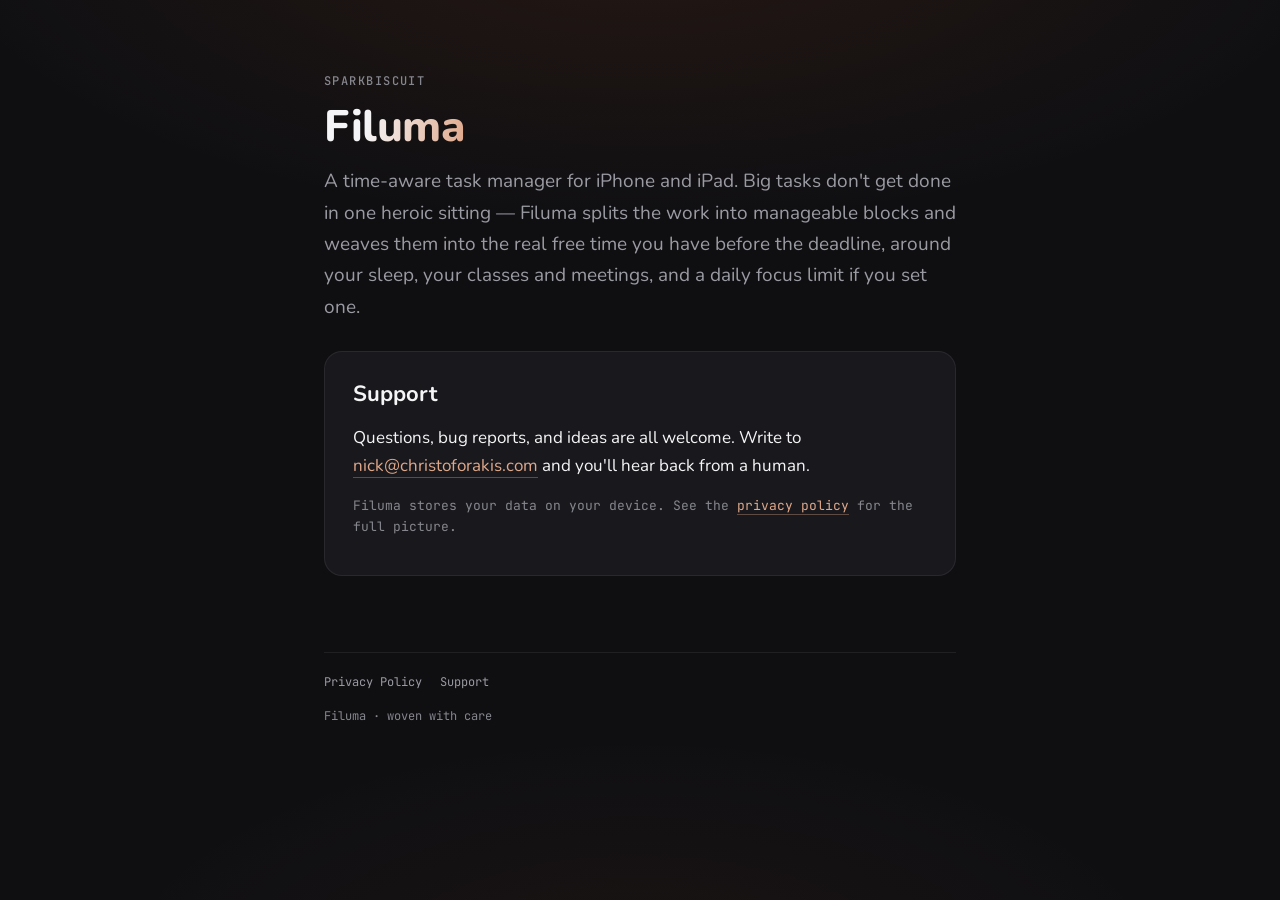
<file: index.html>
<!DOCTYPE html>
<html lang="en">
<head>
  <meta charset="utf-8">
  <meta name="viewport" content="width=device-width, initial-scale=1">
  <title>Filuma — a time-aware task manager</title>
  <meta name="description" content="Filuma splits big tasks into manageable blocks and weaves them into the real free time you have before the deadline.">
  <link rel="preconnect" href="https://fonts.googleapis.com">
  <link rel="preconnect" href="https://fonts.gstatic.com" crossorigin>
  <link href="https://fonts.googleapis.com/css2?family=Nunito:wght@400;600;700;800&family=JetBrains+Mono:wght@400;500&display=swap" rel="stylesheet">
  <link rel="stylesheet" href="/styles.css">
</head>
<body>
  <main>
    <p class="kicker">Sparkbiscuit</p>
    <h1 class="hearth-title">Filuma</h1>
    <p class="tagline">
      A time-aware task manager for iPhone and iPad. Big tasks don't get done in
      one heroic sitting — Filuma splits the work into manageable blocks and
      weaves them into the real free time you have before the deadline, around
      your sleep, your classes and meetings, and a daily focus limit if you set one.
    </p>

    <div class="card">
      <h2>Support</h2>
      <p>
        Questions, bug reports, and ideas are all welcome. Write to
        <a href="mailto:nick@christoforakis.com">nick@christoforakis.com</a>
        and you'll hear back from a human.
      </p>
      <p class="meta">Filuma stores your data on your device. See the
        <a href="/privacy/">privacy policy</a> for the full picture.</p>
    </div>
  </main>

  <footer>
    <div class="rule"></div>
    <nav>
      <a href="/privacy/">Privacy Policy</a>
      <a href="mailto:nick@christoforakis.com">Support</a>
    </nav>
    <p style="margin-top: 14px;">Filuma · woven with care</p>
  </footer>
</body>
</html>
</file>
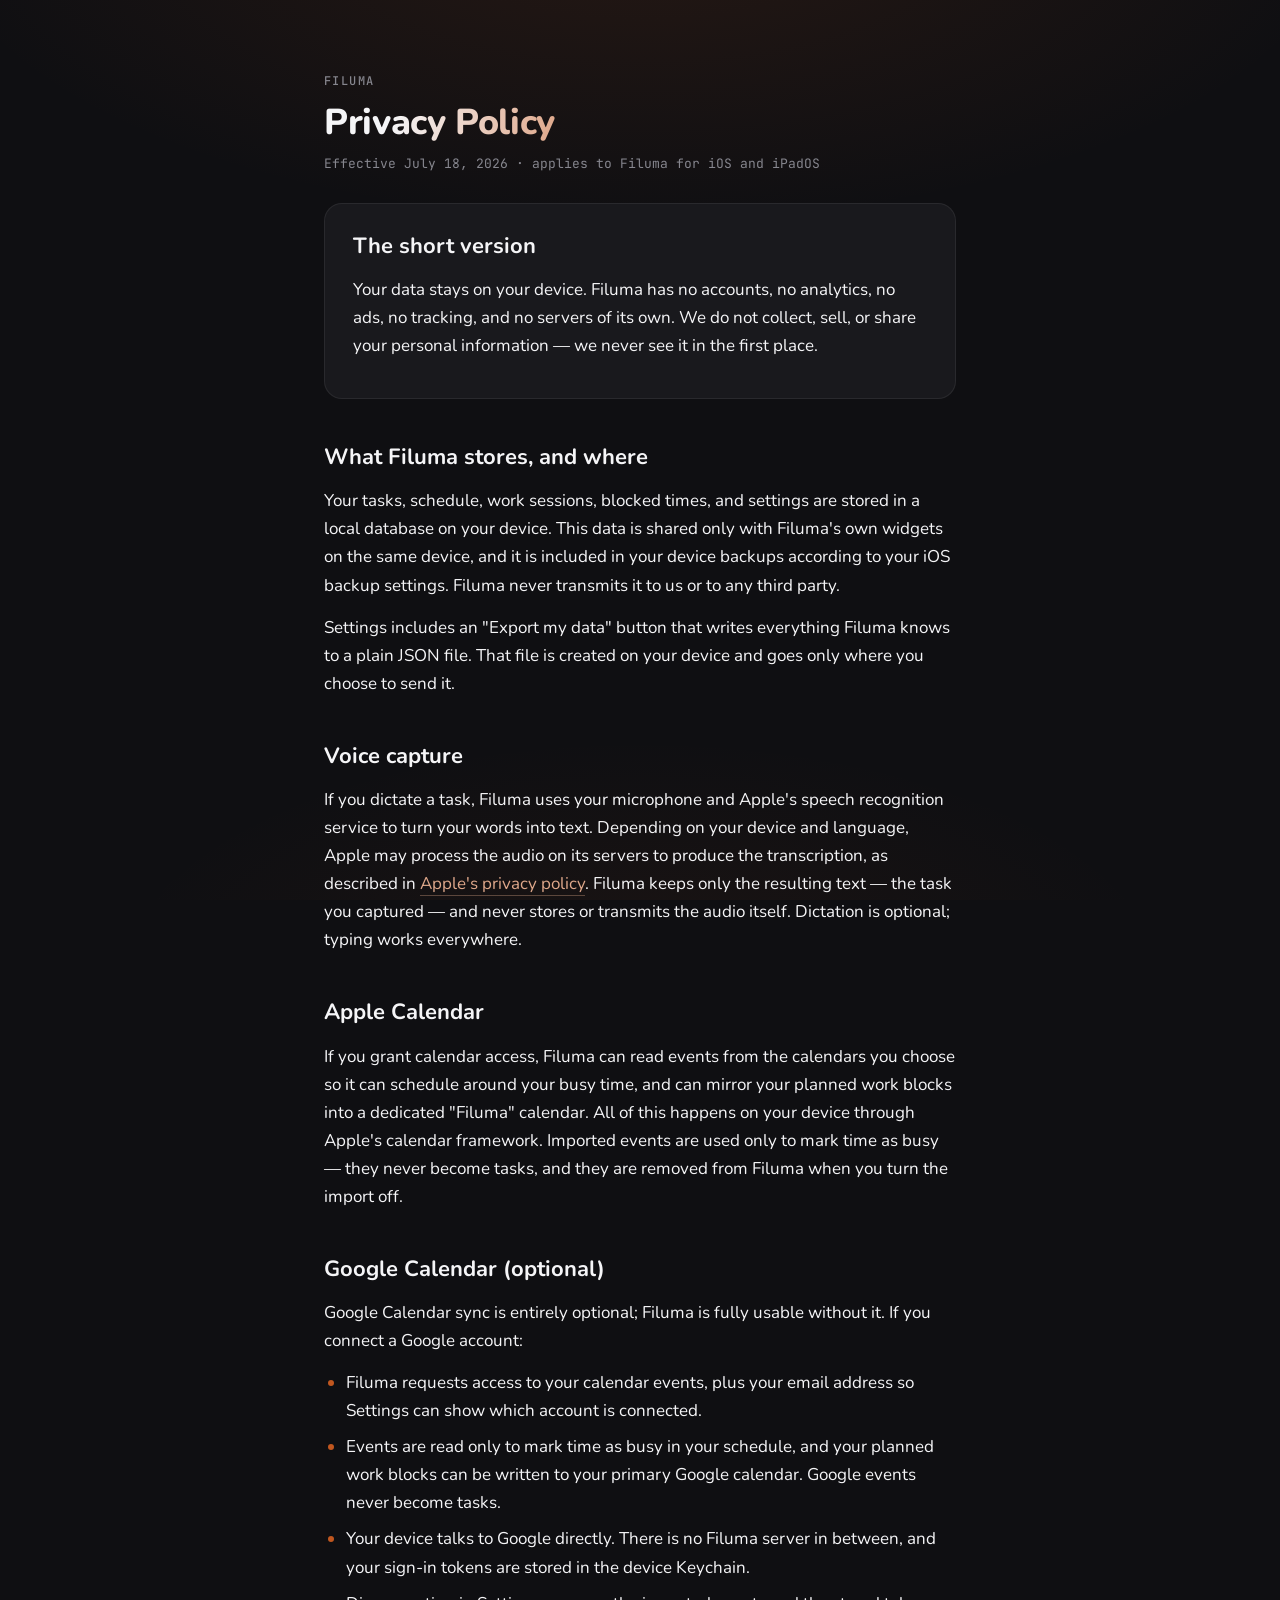
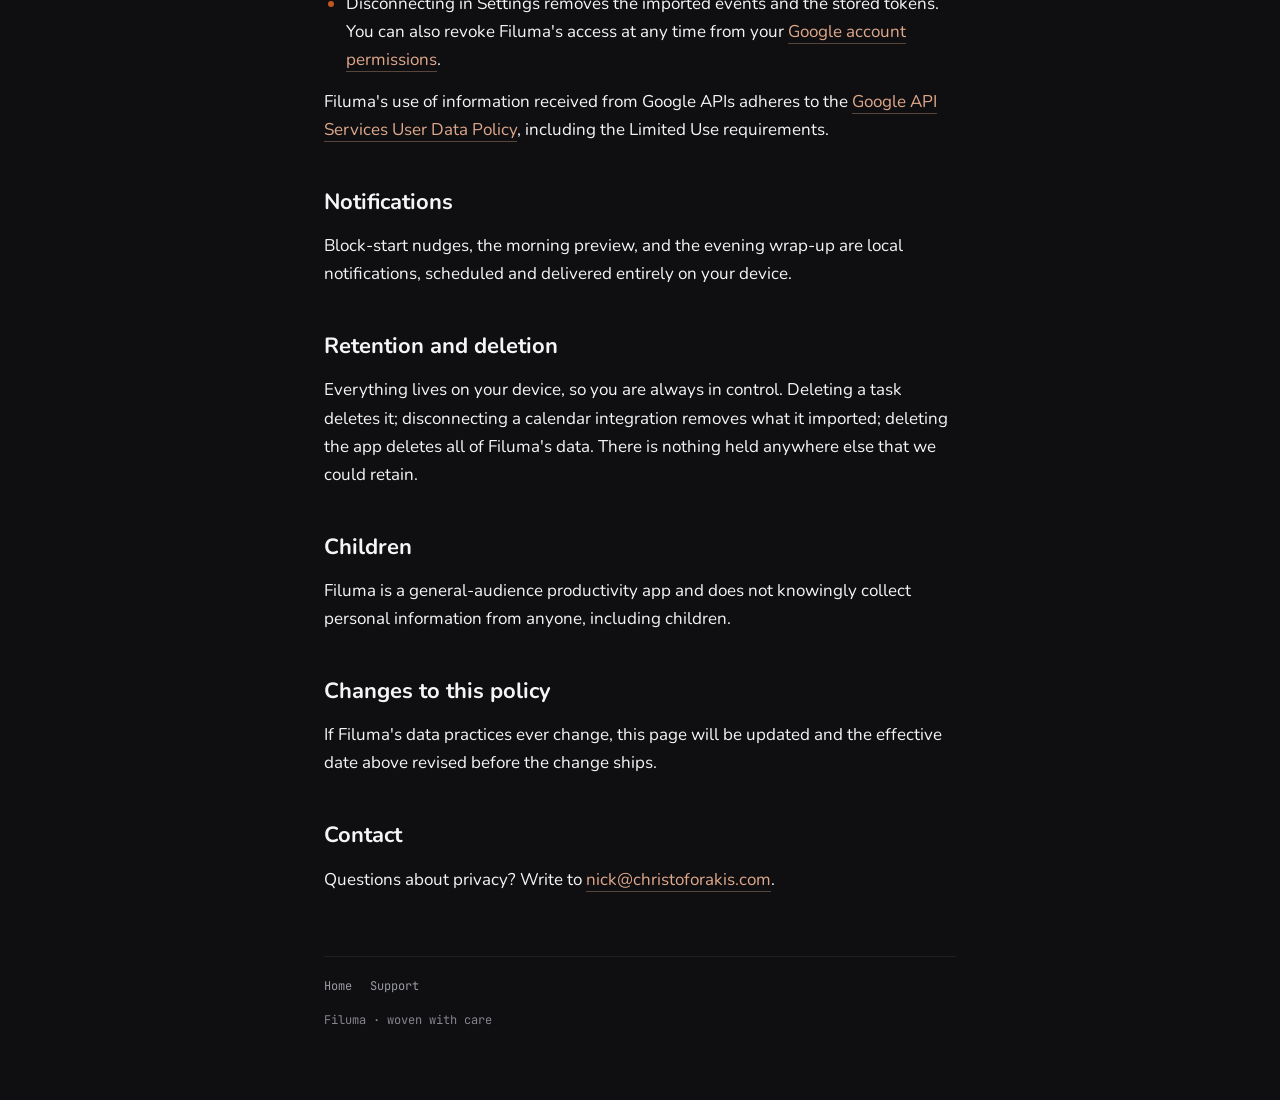
<file: privacy/index.html>
<!DOCTYPE html>
<html lang="en">
<head>
  <meta charset="utf-8">
  <meta name="viewport" content="width=device-width, initial-scale=1">
  <title>Filuma — Privacy Policy</title>
  <meta name="description" content="Filuma's privacy policy: your data stays on your device. No accounts, no analytics, no ads, no tracking.">
  <link rel="preconnect" href="https://fonts.googleapis.com">
  <link rel="preconnect" href="https://fonts.gstatic.com" crossorigin>
  <link href="https://fonts.googleapis.com/css2?family=Nunito:wght@400;600;700;800&family=JetBrains+Mono:wght@400;500&display=swap" rel="stylesheet">
  <link rel="stylesheet" href="/styles.css">
</head>
<body>
  <main>
    <p class="kicker"><a href="/" style="border-bottom: none; color: inherit;">Filuma</a></p>
    <h1 class="hearth-title" style="font-size: 36px;">Privacy Policy</h1>
    <p class="meta" style="margin-top: 10px;">Effective July 18, 2026 · applies to Filuma for iOS and iPadOS</p>

    <div class="card">
      <h2>The short version</h2>
      <p>
        Your data stays on your device. Filuma has no accounts, no analytics, no
        ads, no tracking, and no servers of its own. We do not collect, sell, or
        share your personal information — we never see it in the first place.
      </p>
    </div>

    <h2>What Filuma stores, and where</h2>
    <p>
      Your tasks, schedule, work sessions, blocked times, and settings are stored
      in a local database on your device. This data is shared only with Filuma's
      own widgets on the same device, and it is included in your device backups
      according to your iOS backup settings. Filuma never transmits it to us or
      to any third party.
    </p>
    <p>
      Settings includes an "Export my data" button that writes everything Filuma
      knows to a plain JSON file. That file is created on your device and goes
      only where you choose to send it.
    </p>

    <h2>Voice capture</h2>
    <p>
      If you dictate a task, Filuma uses your microphone and Apple's speech
      recognition service to turn your words into text. Depending on your device
      and language, Apple may process the audio on its servers to produce the
      transcription, as described in
      <a href="https://www.apple.com/legal/privacy/">Apple's privacy policy</a>.
      Filuma keeps only the resulting text — the task you captured — and never
      stores or transmits the audio itself. Dictation is optional; typing works
      everywhere.
    </p>

    <h2>Apple Calendar</h2>
    <p>
      If you grant calendar access, Filuma can read events from the calendars you
      choose so it can schedule around your busy time, and can mirror your
      planned work blocks into a dedicated "Filuma" calendar. All of this happens
      on your device through Apple's calendar framework. Imported events are used
      only to mark time as busy — they never become tasks, and they are removed
      from Filuma when you turn the import off.
    </p>

    <h2>Google Calendar (optional)</h2>
    <p>
      Google Calendar sync is entirely optional; Filuma is fully usable without
      it. If you connect a Google account:
    </p>
    <ul>
      <li>Filuma requests access to your calendar events, plus your email
        address so Settings can show which account is connected.</li>
      <li>Events are read only to mark time as busy in your schedule, and your
        planned work blocks can be written to your primary Google calendar.
        Google events never become tasks.</li>
      <li>Your device talks to Google directly. There is no Filuma server in
        between, and your sign-in tokens are stored in the device Keychain.</li>
      <li>Disconnecting in Settings removes the imported events and the stored
        tokens. You can also revoke Filuma's access at any time from your
        <a href="https://myaccount.google.com/permissions">Google account
        permissions</a>.</li>
    </ul>
    <p>
      Filuma's use of information received from Google APIs adheres to the
      <a href="https://developers.google.com/terms/api-services-user-data-policy">Google
      API Services User Data Policy</a>, including the Limited Use requirements.
    </p>

    <h2>Notifications</h2>
    <p>
      Block-start nudges, the morning preview, and the evening wrap-up are local
      notifications, scheduled and delivered entirely on your device.
    </p>

    <h2>Retention and deletion</h2>
    <p>
      Everything lives on your device, so you are always in control. Deleting a
      task deletes it; disconnecting a calendar integration removes what it
      imported; deleting the app deletes all of Filuma's data. There is nothing
      held anywhere else that we could retain.
    </p>

    <h2>Children</h2>
    <p>
      Filuma is a general-audience productivity app and does not knowingly
      collect personal information from anyone, including children.
    </p>

    <h2>Changes to this policy</h2>
    <p>
      If Filuma's data practices ever change, this page will be updated and the
      effective date above revised before the change ships.
    </p>

    <h2>Contact</h2>
    <p>
      Questions about privacy? Write to
      <a href="mailto:nick@christoforakis.com">nick@christoforakis.com</a>.
    </p>
  </main>

  <footer>
    <div class="rule"></div>
    <nav>
      <a href="/">Home</a>
      <a href="mailto:nick@christoforakis.com">Support</a>
    </nav>
    <p style="margin-top: 14px;">Filuma · woven with care</p>
  </footer>
</body>
</html>
</file>
<file: styles.css>
/* Hearthlight — Filuma's design language, translated for the web.
   Tokens mirror AppTheme.swift (ember accent, dark-first surfaces). */

:root {
  --bg: #0f0f12;
  --surface: #19191d;
  --surface-2: #232327;
  --border: rgba(255, 255, 255, 0.07);
  --text: #f5f5f7;
  --subtle: #9a9aa2;
  --faint: #86868e;
  --ember: #c1571f;
  --ember-hi: #cf7c50;
  --ember-soft: #dfa88b;
  --radius-card: 16px;
  --radius-group: 18px;
}

* {
  margin: 0;
  padding: 0;
  box-sizing: border-box;
}

html {
  color-scheme: dark;
}

body {
  background: var(--bg);
  color: var(--text);
  font-family: "Nunito", -apple-system, "Segoe UI", sans-serif;
  font-size: 17px;
  line-height: 1.65;
  -webkit-font-smoothing: antialiased;
  min-height: 100vh;
  /* The hearth glow: a warm breath at the top of the screen. */
  background-image:
    radial-gradient(ellipse 80% 50% at 50% -10%, rgba(193, 87, 31, 0.13), transparent 70%),
    radial-gradient(ellipse 60% 40% at 50% 110%, rgba(193, 87, 31, 0.07), transparent 70%);
  background-attachment: fixed;
}

main {
  max-width: 680px;
  margin: 0 auto;
  padding: 72px 24px 48px;
}

/* Screen-title treatment: white holds through the first third,
   then melts into ember-soft. */
.hearth-title {
  /* fit-content keeps the gradient spanning the glyphs, not the column. */
  width: fit-content;
  font-weight: 800;
  letter-spacing: -0.01em;
  background: linear-gradient(100deg, #f5f5f7 30%, var(--ember-soft));
  -webkit-background-clip: text;
  background-clip: text;
  color: transparent;
}

h1 {
  font-size: 44px;
  line-height: 1.15;
}

h2 {
  font-size: 22px;
  font-weight: 700;
  margin: 40px 0 12px;
}

p {
  margin-bottom: 14px;
}

a {
  color: var(--ember-soft);
  text-decoration: none;
  border-bottom: 1px solid rgba(223, 168, 139, 0.35);
}

a:hover {
  color: var(--ember-hi);
  border-bottom-color: var(--ember-hi);
}

.tagline {
  color: var(--subtle);
  font-size: 19px;
  margin-top: 14px;
}

.kicker {
  font-family: "JetBrains Mono", ui-monospace, monospace;
  font-size: 12px;
  font-weight: 500;
  letter-spacing: 0.12em;
  text-transform: uppercase;
  color: var(--faint);
  margin-bottom: 10px;
}

.card {
  background: var(--surface);
  border: 1px solid var(--border);
  border-radius: var(--radius-group);
  padding: 24px 28px;
  margin: 28px 0;
}

.card h2 {
  margin-top: 0;
}

.meta {
  font-family: "JetBrains Mono", ui-monospace, monospace;
  font-size: 13px;
  color: var(--faint);
}

ul {
  margin: 0 0 14px;
  padding-left: 22px;
}

li {
  margin-bottom: 8px;
}

li::marker {
  color: var(--ember);
}

footer {
  max-width: 680px;
  margin: 0 auto;
  padding: 0 24px 56px;
  color: var(--faint);
  font-family: "JetBrains Mono", ui-monospace, monospace;
  font-size: 12px;
}

footer .rule {
  height: 1px;
  background: var(--border);
  margin-bottom: 20px;
}

footer nav {
  display: flex;
  gap: 18px;
  flex-wrap: wrap;
}

footer a {
  color: var(--subtle);
  border-bottom: none;
}

footer a:hover {
  color: var(--ember-soft);
}

@media (max-width: 480px) {
  h1 {
    font-size: 34px;
  }

  main {
    padding-top: 56px;
  }

  .card {
    padding: 20px;
  }
}
</file>
